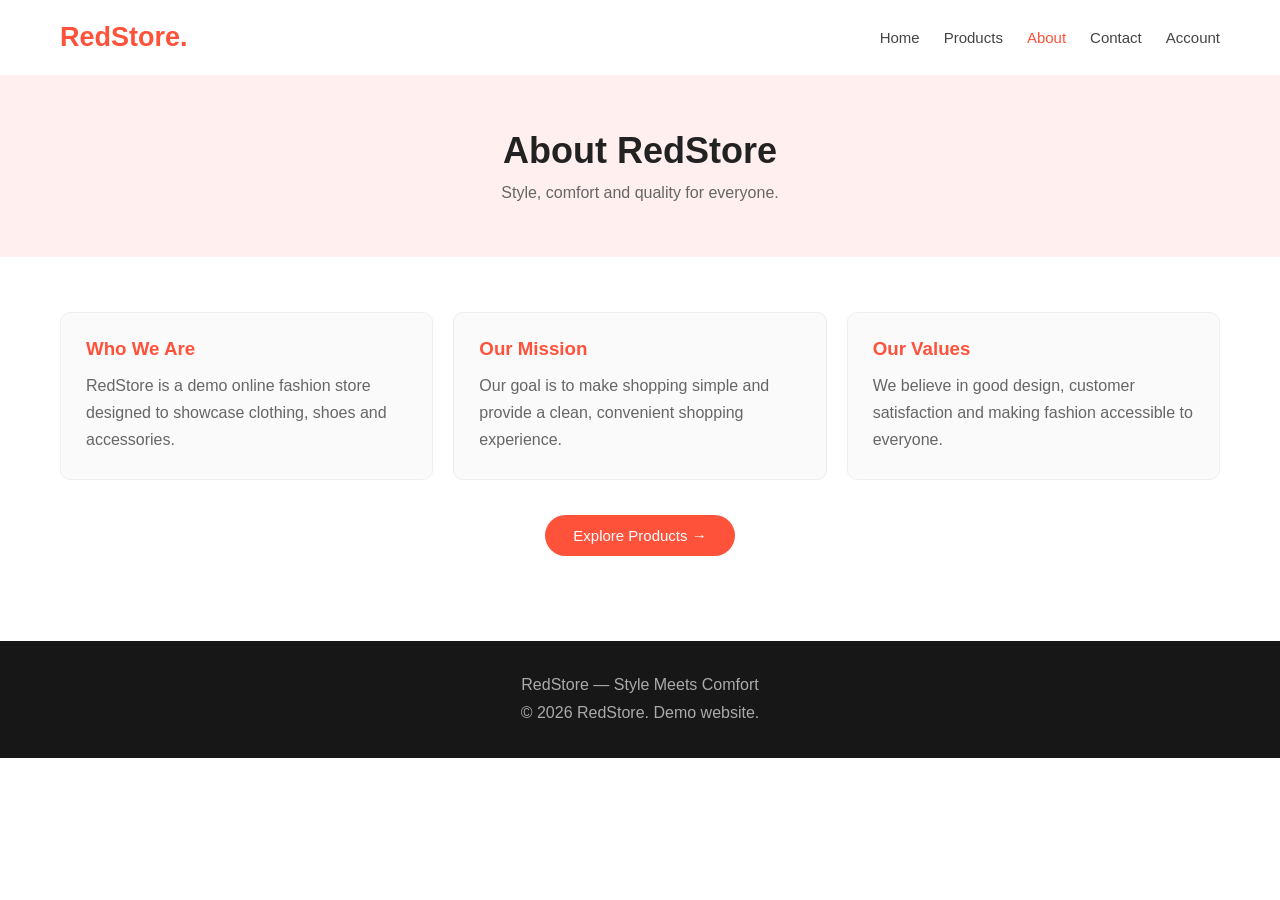
<file: about.html>
<!DOCTYPE html>
<html lang="en">
<head>
    <meta charset="UTF-8">
    <meta name="viewport" content="width=device-width, initial-scale=1.0">
    <title>About | RedStore</title>
    <link rel="stylesheet" href="style.css">
</head>
<body>
<header class="container">
    <div class="nav">
        <a class="logo" href="index.html">RedStore.</a>
        <nav><ul>
            <li><a href="index.html">Home</a></li>
            <li><a href="products.html">Products</a></li>
            <li><a class="active" href="about.html">About</a></li>
            <li><a href="contact.html">Contact</a></li>
            <li><a href="account.html">Account</a></li>
        </ul></nav>
    </div>
</header>

<main>
    <section class="page-heading">
        <h1>About RedStore</h1>
        <p>Style, comfort and quality for everyone.</p>
    </section>

    <section class="container section">
        <div class="info-grid">
            <article class="info-card">
                <h3>Who We Are</h3>
                <p>RedStore is a demo online fashion store designed to showcase clothing, shoes and accessories.</p>
            </article>
            <article class="info-card">
                <h3>Our Mission</h3>
                <p>Our goal is to make shopping simple and provide a clean, convenient shopping experience.</p>
            </article>
            <article class="info-card">
                <h3>Our Values</h3>
                <p>We believe in good design, customer satisfaction and making fashion accessible to everyone.</p>
            </article>
        </div>
        <p style="text-align:center; margin-top:35px">
            <a href="products.html" class="btn">Explore Products →</a>
        </p>
    </section>
</main>

<footer class="footer">
    <p>RedStore — Style Meets Comfort</p>
    <p>© 2026 RedStore. Demo website.</p>
</footer>
</body>
</html>
</file>
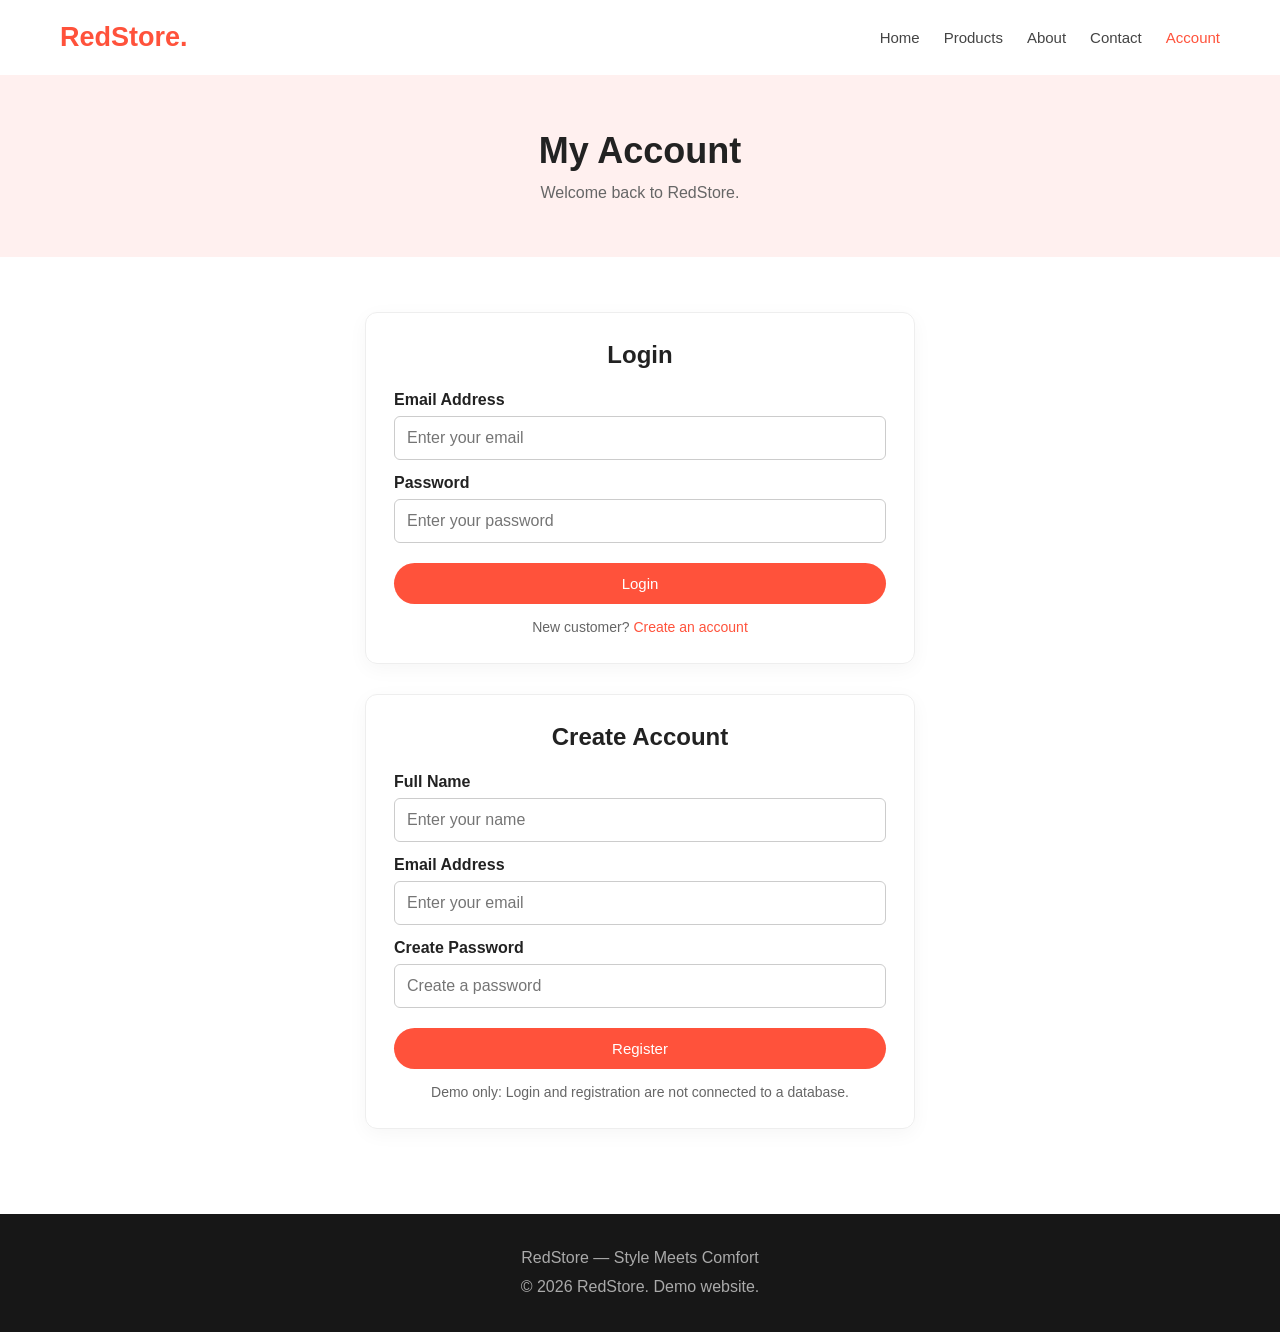
<file: account.html>
<!DOCTYPE html>
<html lang="en">
<head>
    <meta charset="UTF-8">
    <meta name="viewport" content="width=device-width, initial-scale=1.0">
    <title>Account | RedStore</title>
    <link rel="stylesheet" href="style.css">
</head>
<body>
<header class="container">
    <div class="nav">
        <a class="logo" href="index.html">RedStore.</a>
        <nav><ul>
            <li><a href="index.html">Home</a></li>
            <li><a href="products.html">Products</a></li>
            <li><a href="about.html">About</a></li>
            <li><a href="contact.html">Contact</a></li>
            <li><a class="active" href="account.html">Account</a></li>
        </ul></nav>
    </div>
</header>

<main>
    <section class="page-heading">
        <h1>My Account</h1>
        <p>Welcome back to RedStore.</p>
    </section>

    <section class="container section">
        <form class="form-box" action="#" method="get">
            <h2>Login</h2>

            <label for="email">Email Address</label>
            <input id="email" name="email" type="email"
                   placeholder="Enter your email" required>

            <label for="password">Password</label>
            <input id="password" name="password" type="password"
                   placeholder="Enter your password" required>

            <button class="btn" type="submit">Login</button>

            <p class="form-note">
                New customer?
                <a href="#register" style="color:#ff523b">Create an account</a>
            </p>
        </form>

        <div style="height:30px"></div>

        <form id="register" class="form-box" action="#" method="get">
            <h2>Create Account</h2>

            <label for="fullname">Full Name</label>
            <input id="fullname" name="fullname" type="text"
                   placeholder="Enter your name" required>

            <label for="newemail">Email Address</label>
            <input id="newemail" name="newemail" type="email"
                   placeholder="Enter your email" required>

            <label for="newpassword">Create Password</label>
            <input id="newpassword" name="newpassword" type="password"
                   minlength="6" placeholder="Create a password" required>

            <button class="btn" type="submit">Register</button>

            <p class="form-note">
                Demo only: Login and registration are not connected to a database.
            </p>
        </form>
    </section>
</main>

<footer class="footer">
    <p>RedStore — Style Meets Comfort</p>
    <p>© 2026 RedStore. Demo website.</p>
</footer>
</body>
</html>
</file>
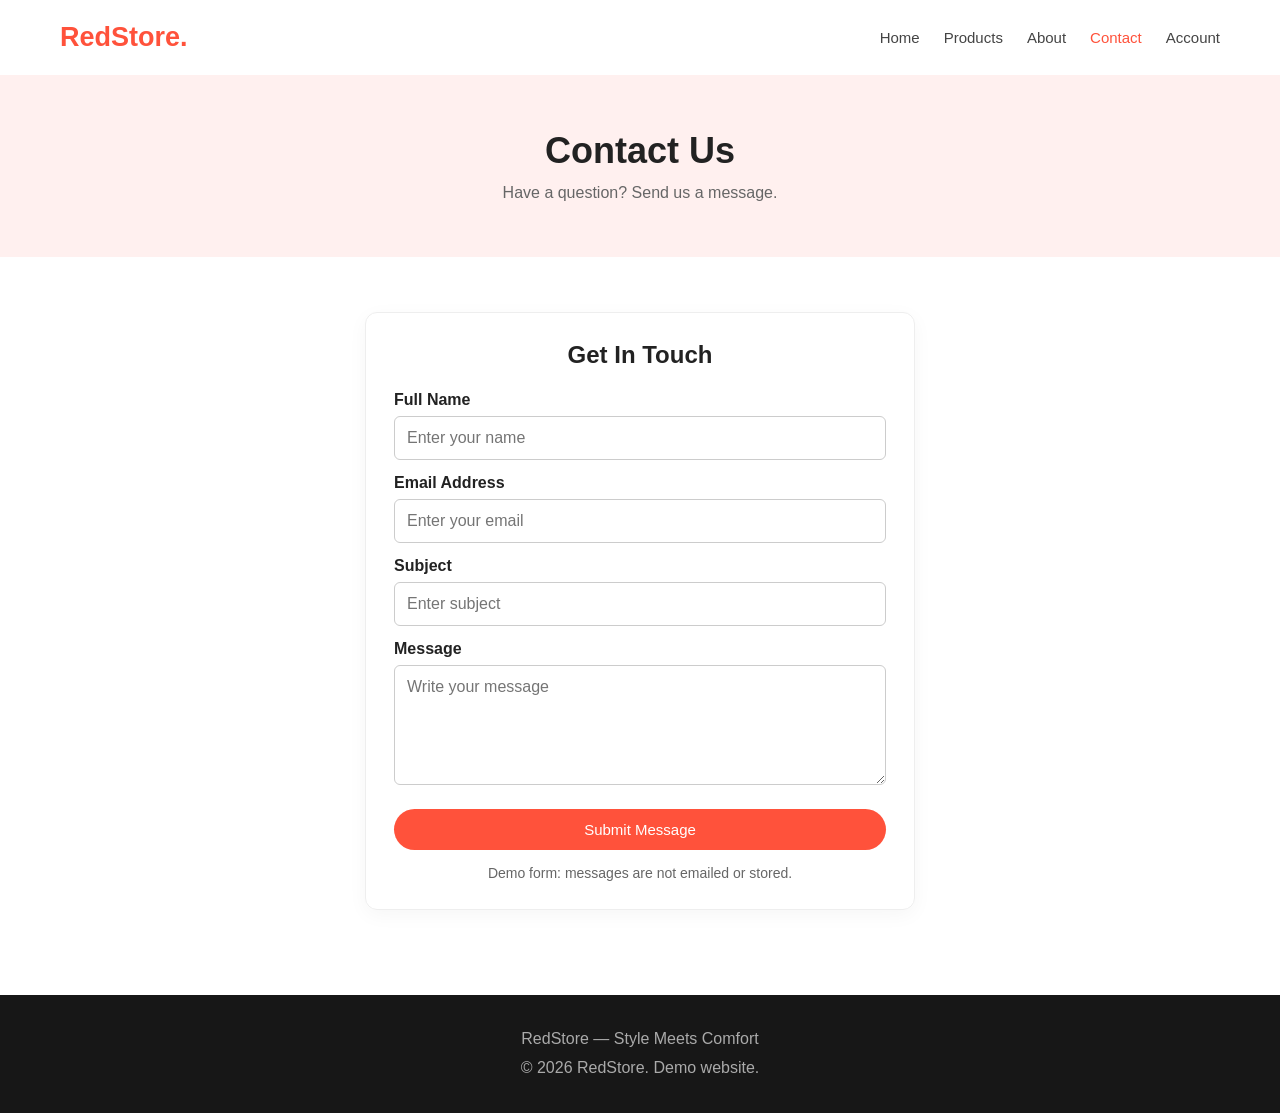
<file: contact.html>
<!DOCTYPE html>
<html lang="en">
<head>
    <meta charset="UTF-8">
    <meta name="viewport" content="width=device-width, initial-scale=1.0">
    <title>Contact | RedStore</title>
    <link rel="stylesheet" href="style.css">
</head>
<body>
<header class="container">
    <div class="nav">
        <a class="logo" href="index.html">RedStore.</a>
        <nav><ul>
            <li><a href="index.html">Home</a></li>
            <li><a href="products.html">Products</a></li>
            <li><a href="about.html">About</a></li>
            <li><a class="active" href="contact.html">Contact</a></li>
            <li><a href="account.html">Account</a></li>
        </ul></nav>
    </div>
</header>

<main>
    <section class="page-heading">
        <h1>Contact Us</h1>
        <p>Have a question? Send us a message.</p>
    </section>

    <section class="container section">
        <form class="form-box" action="#" method="get">
            <h2>Get In Touch</h2>

            <label for="name">Full Name</label>
            <input id="name" name="name" type="text" placeholder="Enter your name" required>

            <label for="email">Email Address</label>
            <input id="email" name="email" type="email" placeholder="Enter your email" required>

            <label for="subject">Subject</label>
            <input id="subject" name="subject" type="text" placeholder="Enter subject" required>

            <label for="message">Message</label>
            <textarea id="message" name="message" placeholder="Write your message" required></textarea>

            <button class="btn" type="submit">Submit Message</button>
            <p class="form-note">Demo form: messages are not emailed or stored.</p>
        </form>
    </section>
</main>

<footer class="footer">
    <p>RedStore — Style Meets Comfort</p>
    <p>© 2026 RedStore. Demo website.</p>
</footer>
</body>
</html>
</file>
<file: style.css>
* {
    margin: 0;
    padding: 0;
    box-sizing: border-box;
}

body {
    font-family: Arial, sans-serif;
    color: #222;
    background: #fff;
}

a {
    text-decoration: none;
    color: inherit;
}

img {
    max-width: 100%;
    display: block;
}

.container {
    max-width: 1200px;
    margin: auto;
    padding: 0 20px;
}

.nav {
    min-height: 75px;
    display: flex;
    justify-content: space-between;
    align-items: center;
    gap: 20px;
    flex-wrap: wrap;
}

.logo {
    color: #ff523b;
    font-size: 27px;
    font-weight: bold;
}

nav ul {
    list-style: none;
    display: flex;
    align-items: center;
    gap: 24px;
    flex-wrap: wrap;
}

nav a {
    color: #444;
    font-size: 15px;
}

nav a:hover,
nav a.active {
    color: #ff523b;
}

.hero {
    background: radial-gradient(#fff, #ffd6d6);
    padding: 55px 0;
}

.hero-content {
    display: grid;
    grid-template-columns: 1fr 1fr;
    align-items: center;
    gap: 35px;
}

.hero h1 {
    font-size: clamp(32px, 5vw, 52px);
    line-height: 1.2;
    margin-bottom: 20px;
}

.hero p,
.description {
    color: #666;
    line-height: 1.8;
    margin-bottom: 20px;
}

.hero-image {
    width: 100%;
    max-height: 380px;
    object-fit: contain;
}

.btn {
    display: inline-block;
    background: #ff523b;
    color: #fff;
    border: none;
    border-radius: 25px;
    padding: 12px 28px;
    cursor: pointer;
    font-size: 15px;
}

.btn:hover {
    background: #563434;
}

.section {
    padding-top: 55px;
    padding-bottom: 55px;
}

.section-title {
    text-align: center;
    font-size: 30px;
    margin-bottom: 35px;
}

.section-title::after {
    content: "";
    display: block;
    width: 75px;
    height: 4px;
    background: #ff523b;
    margin: 12px auto 0;
    border-radius: 4px;
}

.product-grid {
    display: grid;
    grid-template-columns: repeat(4, minmax(0, 1fr));
    gap: 25px;
}

.product-card {
    padding: 12px;
    border: 1px solid #eee;
    border-radius: 10px;
    transition: transform 0.3s;
}

.product-card:hover {
    transform: translateY(-5px);
    box-shadow: 0 5px 18px #00000012;
}

.product-image {
    height: 210px;
    width: 100%;
    object-fit: contain;
    background: #f7f7f7;
    border-radius: 6px;
}

.product-card h3 {
    font-size: 16px;
    margin: 14px 0 8px;
}

.rating {
    color: #ff9800;
    margin-bottom: 8px;
}

.price {
    font-weight: bold;
    color: #333;
}

.page-heading {
    background: #fff0ef;
    text-align: center;
    padding: 55px 20px;
}

.page-heading h1 {
    font-size: 36px;
    margin-bottom: 12px;
}

.page-heading p {
    color: #666;
}

.info-grid {
    display: grid;
    grid-template-columns: repeat(3, minmax(0, 1fr));
    gap: 20px;
}

.info-card {
    padding: 25px;
    background: #fafafa;
    border: 1px solid #eee;
    border-radius: 10px;
}

.info-card h3 {
    margin-bottom: 12px;
    color: #ff523b;
}

.info-card p {
    color: #666;
    line-height: 1.7;
}

.form-box {
    max-width: 550px;
    margin: auto;
    padding: 28px;
    border: 1px solid #eee;
    border-radius: 12px;
    box-shadow: 0 5px 20px #0000000a;
}

.form-box h2 {
    margin-bottom: 22px;
    text-align: center;
}

.form-box label {
    display: block;
    margin: 14px 0 7px;
    font-weight: bold;
}

.form-box input,
.form-box textarea,
.form-box select {
    width: 100%;
    padding: 12px;
    border: 1px solid #ccc;
    border-radius: 6px;
    font: inherit;
}

.form-box textarea {
    min-height: 120px;
    resize: vertical;
}

.form-box .btn {
    width: 100%;
    margin-top: 20px;
}

.form-note {
    text-align: center;
    margin-top: 15px;
    color: #666;
    font-size: 14px;
}

.footer {
    margin-top: 30px;
    padding: 30px 20px;
    background: #171717;
    color: #ddd;
    text-align: center;
    line-height: 1.8;
}

.footer p {
    color: #aaa;
}

@media (max-width: 800px) {
    .nav {
        justify-content: center;
        padding: 18px 0;
    }

    nav ul {
        justify-content: center;
        gap: 14px;
    }

    nav a {
        font-size: 14px;
    }

    .hero-content {
        grid-template-columns: 1fr;
        text-align: center;
    }

    .hero-image {
        max-height: 280px;
    }

    .product-grid {
        grid-template-columns: repeat(2, minmax(0, 1fr));
        gap: 14px;
    }

    .product-image {
        height: 160px;
    }

    .info-grid {
        grid-template-columns: 1fr;
    }
}

@media (max-width: 400px) {
    .container {
        padding: 0 12px;
    }

    nav ul {
        gap: 10px;
    }

    nav a {
        font-size: 13px;
    }

    .product-card {
        padding: 8px;
    }

    .product-image {
        height: 125px;
    }

    .form-box {
        padding: 18px;
    }
}
</file>
